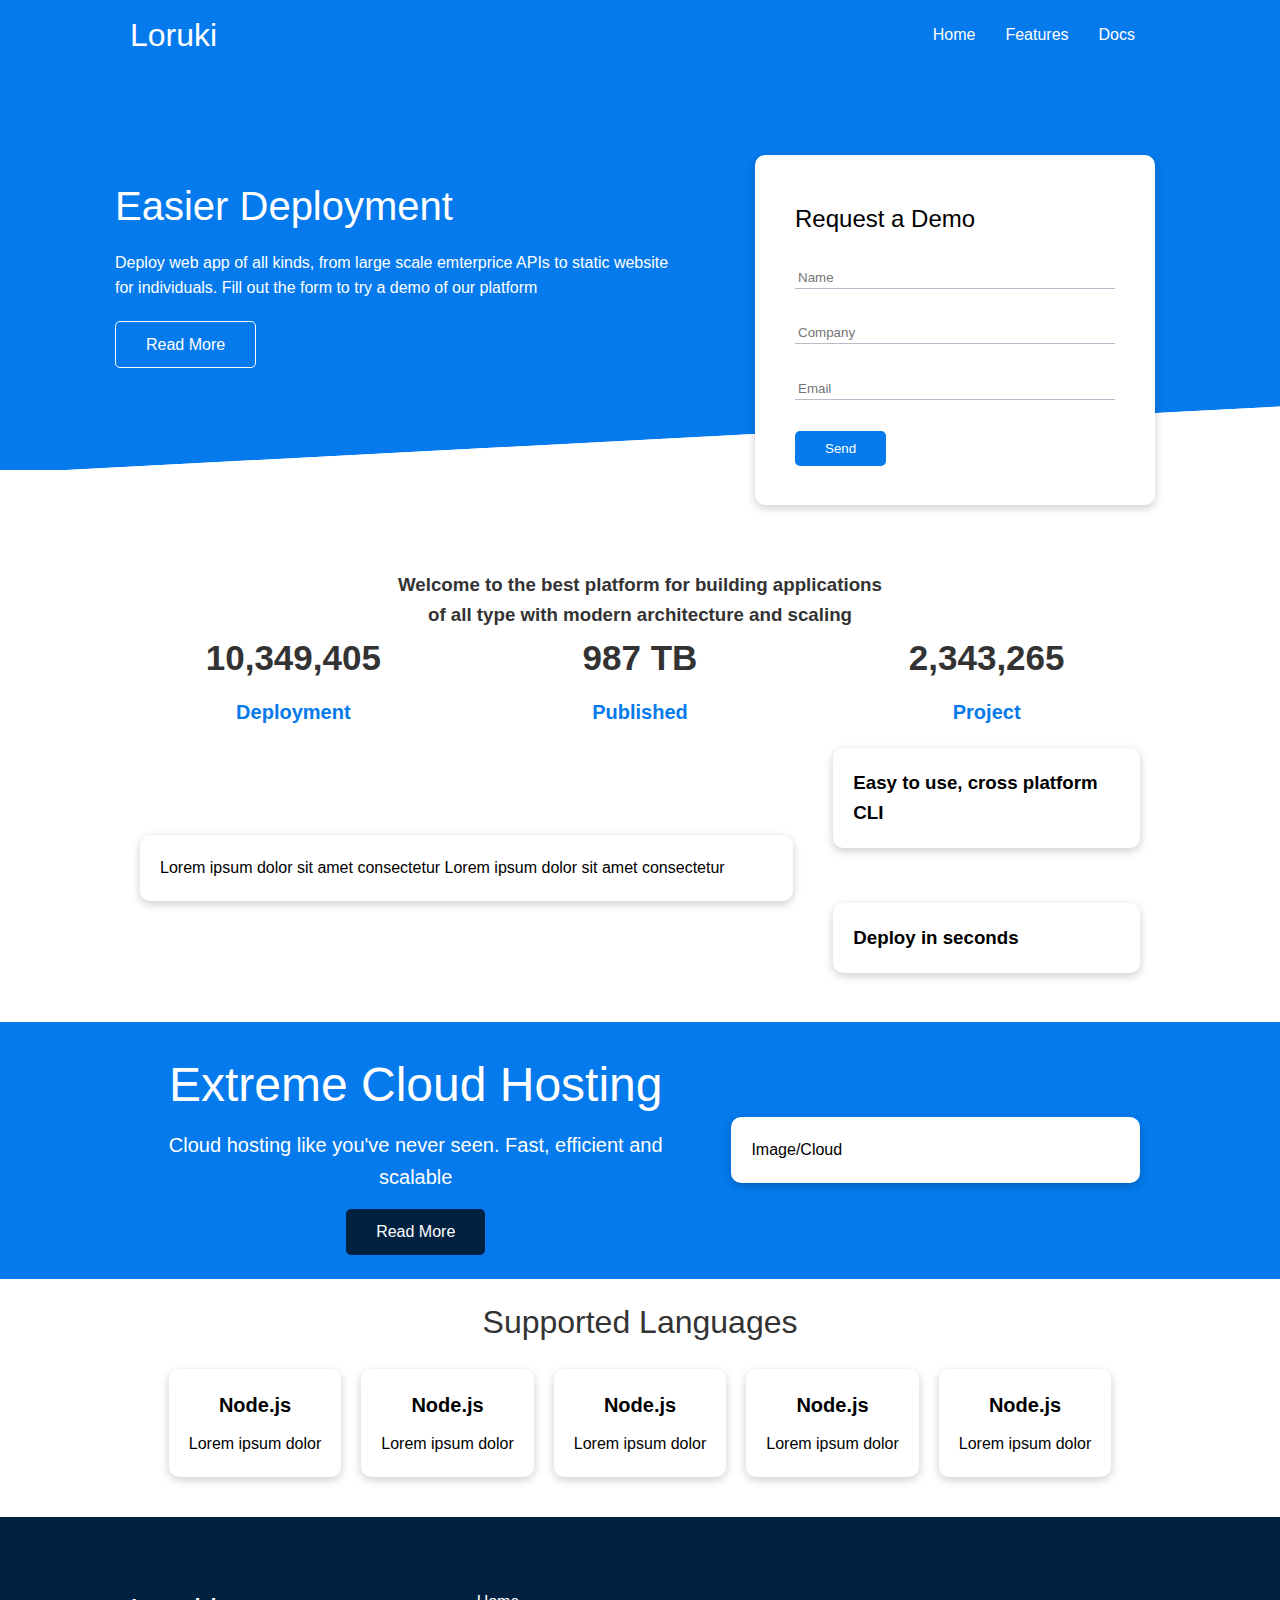
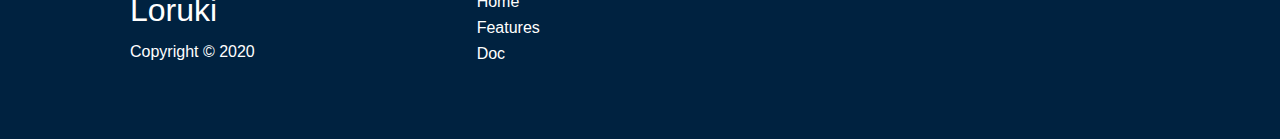
<file: index.html>
<!DOCTYPE html>
<html lang="en">
<head>
    <meta charset="UTF-8">
    <meta name="viewport" content="width=device-width, initial-scale=1.0">
    <title>Luroki</title>
    <link rel="stylesheet" href="https://use.fontawesome.com/releases/v5.14.0/css/all.css" integrity="sha384-HzLeBuhoNPvSl5KYnjx0BT+WB0QEEqLprO+NBkkk5gbc67FTaL7XIGa2w1L0Xbgc" crossorigin="anonymous">
    <link rel="stylesheet" href="css/utilities.css">
    <link rel="stylesheet" href="css/style.css">
</head>
<body>
    <header>
        <div class="navbar">
            <div class="container flex">
                <h1 class="logo">Loruki</h1>
                <nav>
                    <ul>
                        <li><a href="index.html">Home</a></li>
                        <li><a href="features.html">Features</a></li>
                        <li><a href="docs.html">Docs</a></li>
                    </ul>
                </nav>
            </div>
        </div>
    </header>

    <!-- Showcase -->
    <section class="showcase">
        <div class="container grid">
            <div class="showcase-text">
                <h1>Easier Deployment</h1>
                <p>Deploy web app of all kinds, from large scale emterprice APIs to static
                    website for individuals. Fill out the form to try a demo of our platform
                </p>
                <a href="features.html" class="btn btn-outline">Read More</a>
            </div>
            <div class="showcase-form card">
                <h2>Request a Demo</h2>
                <form>
                    <div class="form-control">
                        <input type="text" name="name" placeholder="Name" required>
                    </div>
                    <div class="form-control">
                        <input type="text" name="company" placeholder="Company" required>
                    </div>
                    <div class="form-control">
                        <input type="email" name="email" placeholder="Email" required>
                    </div>
                    <input type="submit" value="Send" class="btn btn-primary">
                </form>
            </div>
        </div>
    </section>
    <!-- Stats -->
    <section class="stats">
        <div class="container">
            <h3 class="stats-heading text-center my-1">
                Welcome to the best platform for building applications of all type
                with modern architecture and scaling
            </h3>
            <div class="grid grid-3 text-center my4">
                <div>
                    <i class="fas fas-server fa-3x"></i>
                    <h3>10,349,405</h3>
                    <p class="text-secondary">Deployment</p>
                </div>
                <div>
                    <i class="fas fas-upload fa-3x"></i>
                    <h3>987 TB</h3>
                    <p class="text-secondary">Published</p>
                </div>
                <div>
                    <i class="fas fas-project-diagram fa-3x"></i>
                    <h3>2,343,265</h3>
                    <p class="text-secondary">Project</p>
                </div>
            </div>
        </div>
    </section>
     <!--CLI  -->
    <section class="cli">
        <div class="container grid">
            <div class="card">Lorem ipsum dolor sit amet consectetur Lorem ipsum dolor sit amet consectetur</div>
            <div class="card">
                <h3>Easy to use, cross platform CLI</h3>
            </div>
            <div class="card">
                <h3>Deploy in seconds</h3>
            </div>
        </div>
    </section>
    <!-- Cloud -->
    <section class="cloud bg-primary my-2 py-2">
        <div class="container grid">
            <div class="text-center">
                <h2 class="lg">Extreme Cloud Hosting</h2>
                <p class="lead my-1">Cloud hosting like you've never seen. 
                    Fast, efficient and scalable
                </p>
                <a href="" class="btn btn-dark">Read More</a>
            </div>
            <div class="card">Image/Cloud</div>
        </div>
    </section>
    <!-- languages -->
    <section class="languages">
        <h2 class="md text-center my">
            Supported Languages
        </h2>
        <div class="container flex">
            <div class="card">
                <h4>Node.js</h4>
                <div>Lorem ipsum dolor</div>
            </div>
            <div class="card">
                <h4>Node.js</h4>
                <div>Lorem ipsum dolor</div>
            </div>
            <div class="card">
                <h4>Node.js</h4>
                <div>Lorem ipsum dolor</div>
            </div>
            <div class="card">
                <h4>Node.js</h4>
                <div>Lorem ipsum dolor</div>
            </div>
            <div class="card">
                <h4>Node.js</h4>
                <div>Lorem ipsum dolor</div>
            </div>
           
        </div>
    </section>
    <!-- footer -->
    <footer class="footer bg-dark py-5">
        <div class="container grid grid-3">
            <div>
                <h1>Loruki</h1>
                <p>Copyright &copy; 2020</p>
            </div>
            <nav>
                <ul>
                    <li><a href="index.html">Home</a></li>
                    <li><a href="features.html">Features</a></li>
                    <li><a href="docs.html">Doc</a></li>
                </ul>
            </nav>
            <div class="social">
                <a href="#"><i class="fab fa-twitter fa-2x"></i></a>
                <a href="#"><i class="fab fa-facebook fa-2x"></i></a>
                <a href="#"><i class="fab fa-instagram fa-2x"></i></a>
                <a href="#"><i class="fab fa-github fa-2x"></i></a>
            </div>
        </div>
    </footer>
</body>
</html>
</file>
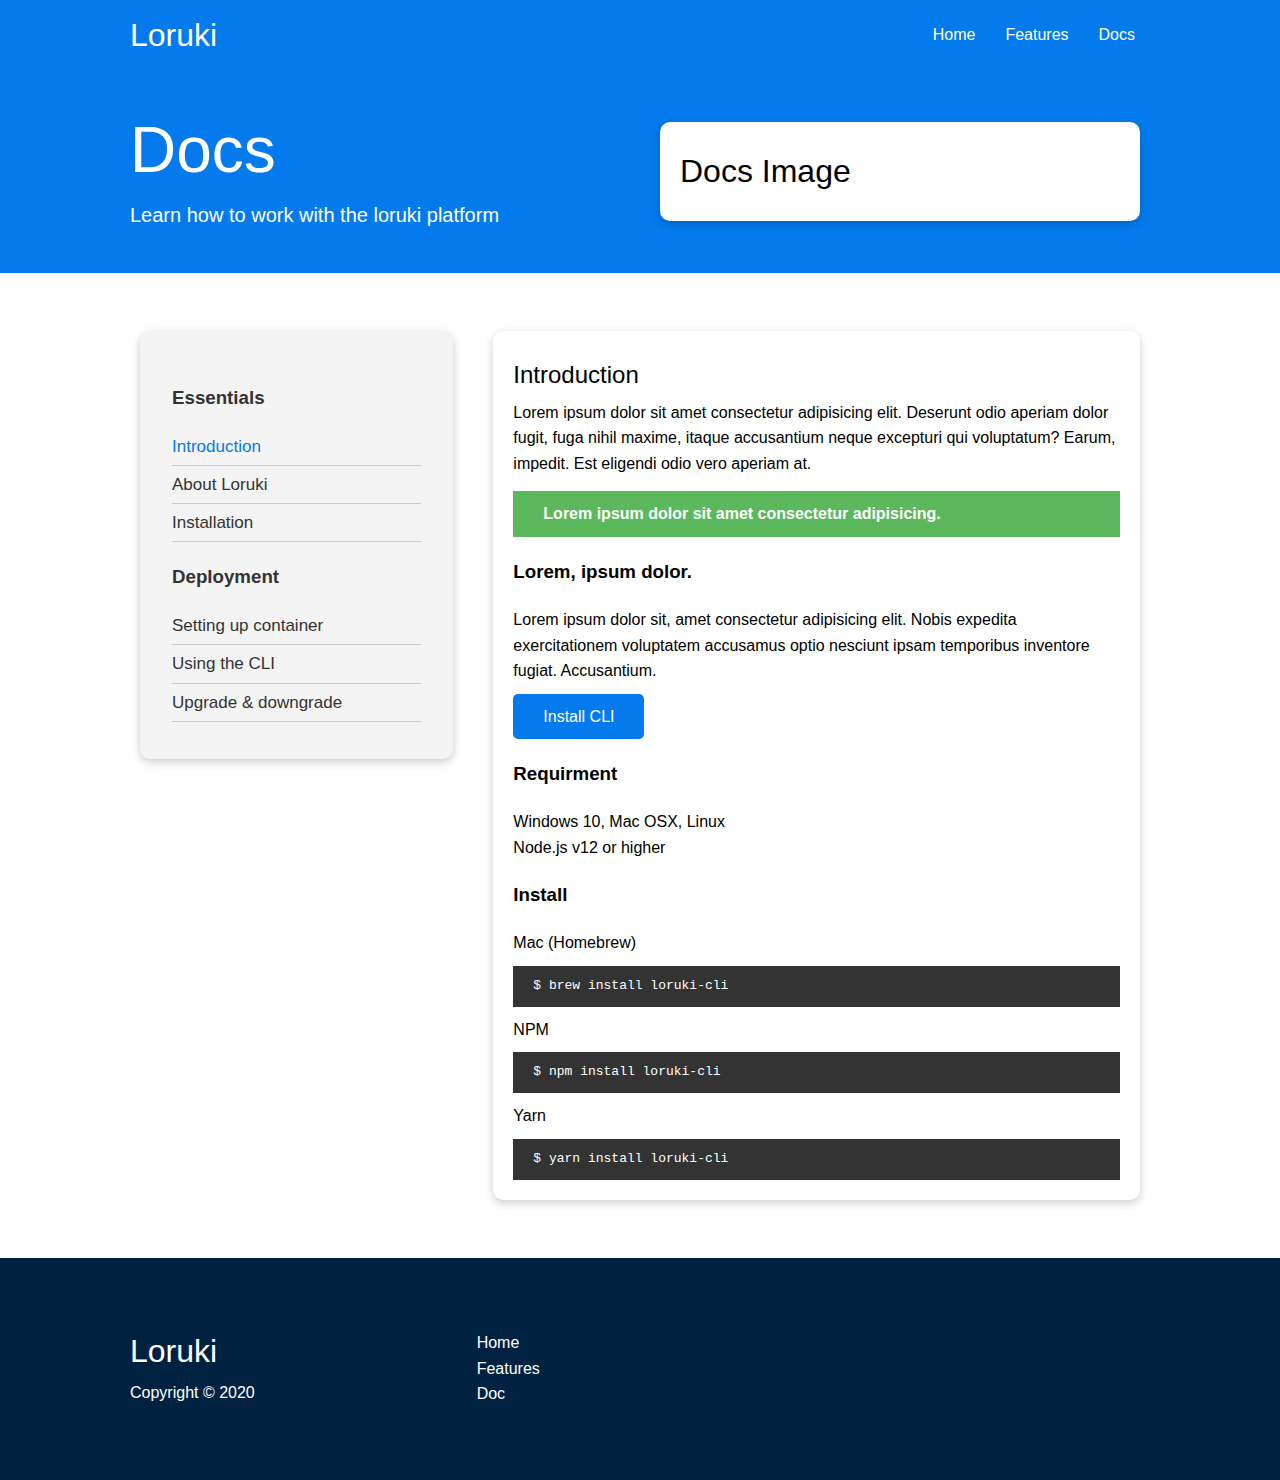
<file: docs.html>
<!DOCTYPE html>
<html lang="en">
<head>
    <meta charset="UTF-8">
    <meta name="viewport" content="width=device-width, initial-scale=1.0">
    <title>Luroki</title>
    <link rel="stylesheet" href="https://use.fontawesome.com/releases/v5.14.0/css/all.css" integrity="sha384-HzLeBuhoNPvSl5KYnjx0BT+WB0QEEqLprO+NBkkk5gbc67FTaL7XIGa2w1L0Xbgc" crossorigin="anonymous">
    <link rel="stylesheet" href="css/utilities.css">
    <link rel="stylesheet" href="css/style.css">
</head>
<body>
    <!-- Navbar -->
    <header>
        <div class="navbar">
            <div class="container flex">
                <h1 class="logo">Loruki</h1>
                <nav>
                    <ul>
                        <li><a href="index.html">Home</a></li>
                        <li><a href="features.html">Features</a></li>
                        <li><a href="docs.html">Docs</a></li>
                    </ul>
                </nav>
            </div>
        </div>
    </header>

    <!-- Head -->
    <section class="docs-head bg-primary py-3">
        <div class="container grid">
            <div>
                <h1 class="xl">Docs</h1>
                <p class="lead">
                    Learn how to work with the loruki platform
                </p>
                
            </div>
            <div class="card"><h1>Docs Image</h1></div>
        </div>
    </section>

    <!-- Docs Main -->
    <section class="docs-main my-4">
        <div class="container grid">
            <div class="card bg-light p-3">
                <h3 class="my-2">Essentials</h3>
                <nav>
                    <ul>
                        <li><a class="text-primary" href="#">Introduction</a></li>
                        <li><a href="#">About Loruki</a></li>
                        <li><a href="#">Installation</a></li>
                    </ul>
                </nav>
                <h3 class="my-2">Deployment</h3>
                <nav>
                    <ul>
                        <li><a href="#">Setting up container</a></li>
                        <li><a href="#">Using the CLI</a></li>
                        <li><a href="#">Upgrade & downgrade</a></li>
                    </ul>
                </nav>
            </div>
            <div class="card">
                <h2>Introduction</h2>
                <p>Lorem ipsum dolor sit amet consectetur adipisicing elit. 
                    Deserunt odio aperiam dolor fugit, fuga nihil maxime, itaque 
                    accusantium neque excepturi qui voluptatum? Earum, impedit. 
                    Est eligendi odio vero aperiam at.
                </p>
                <div class="alert alert-success">
                    <i class="fa fa-info"></i> Lorem ipsum dolor sit amet consectetur adipisicing.
                </div>
                <h3>Lorem, ipsum dolor.</h3>
                <p>Lorem ipsum dolor sit, amet consectetur adipisicing elit. Nobis 
                    expedita exercitationem voluptatem accusamus optio nesciunt ipsam 
                    temporibus inventore fugiat. Accusantium.</p>
                    <a href="#" class="btn btn-primary">Install CLI</a>

                    <h3>Requirment</h3>
                    <ul>
                        <li>Windows 10, Mac OSX, Linux</li>
                        <li>Node.js v12 or higher</li>
                    </ul>
                    <h3>Install</h3>
                    <p>Mac (Homebrew)</p>
                    <pre><code>$ brew install loruki-cli</code></pre>
                    <p>NPM</p>
                    <pre><code>$ npm install loruki-cli</code></pre>
                    <p>Yarn</p>
                    <pre><code>$ yarn install loruki-cli</code></pre>
            </div>
        </div>
    </section>
   

    <!-- footer -->
    <footer class="footer bg-dark py-5">
        <div class="container grid grid-3">
            <div>
                <h1>Loruki</h1>
                <p>Copyright &copy; 2020</p>
            </div>
            <nav>
                <ul>
                    <li><a href="index.html">Home</a></li>
                    <li><a href="features.html">Features</a></li>
                    <li><a href="docs.html">Doc</a></li>
                </ul>
            </nav>
            <div class="social">
                <a href="#"><i class="fab fa-twitter fa-2x"></i></a>
                <a href="#"><i class="fab fa-facebook fa-2x"></i></a>
                <a href="#"><i class="fab fa-instagram fa-2x"></i></a>
                <a href="#"><i class="fab fa-github fa-2x"></i></a>
            </div>
        </div>
    </footer>
</body>
</html>
</file>
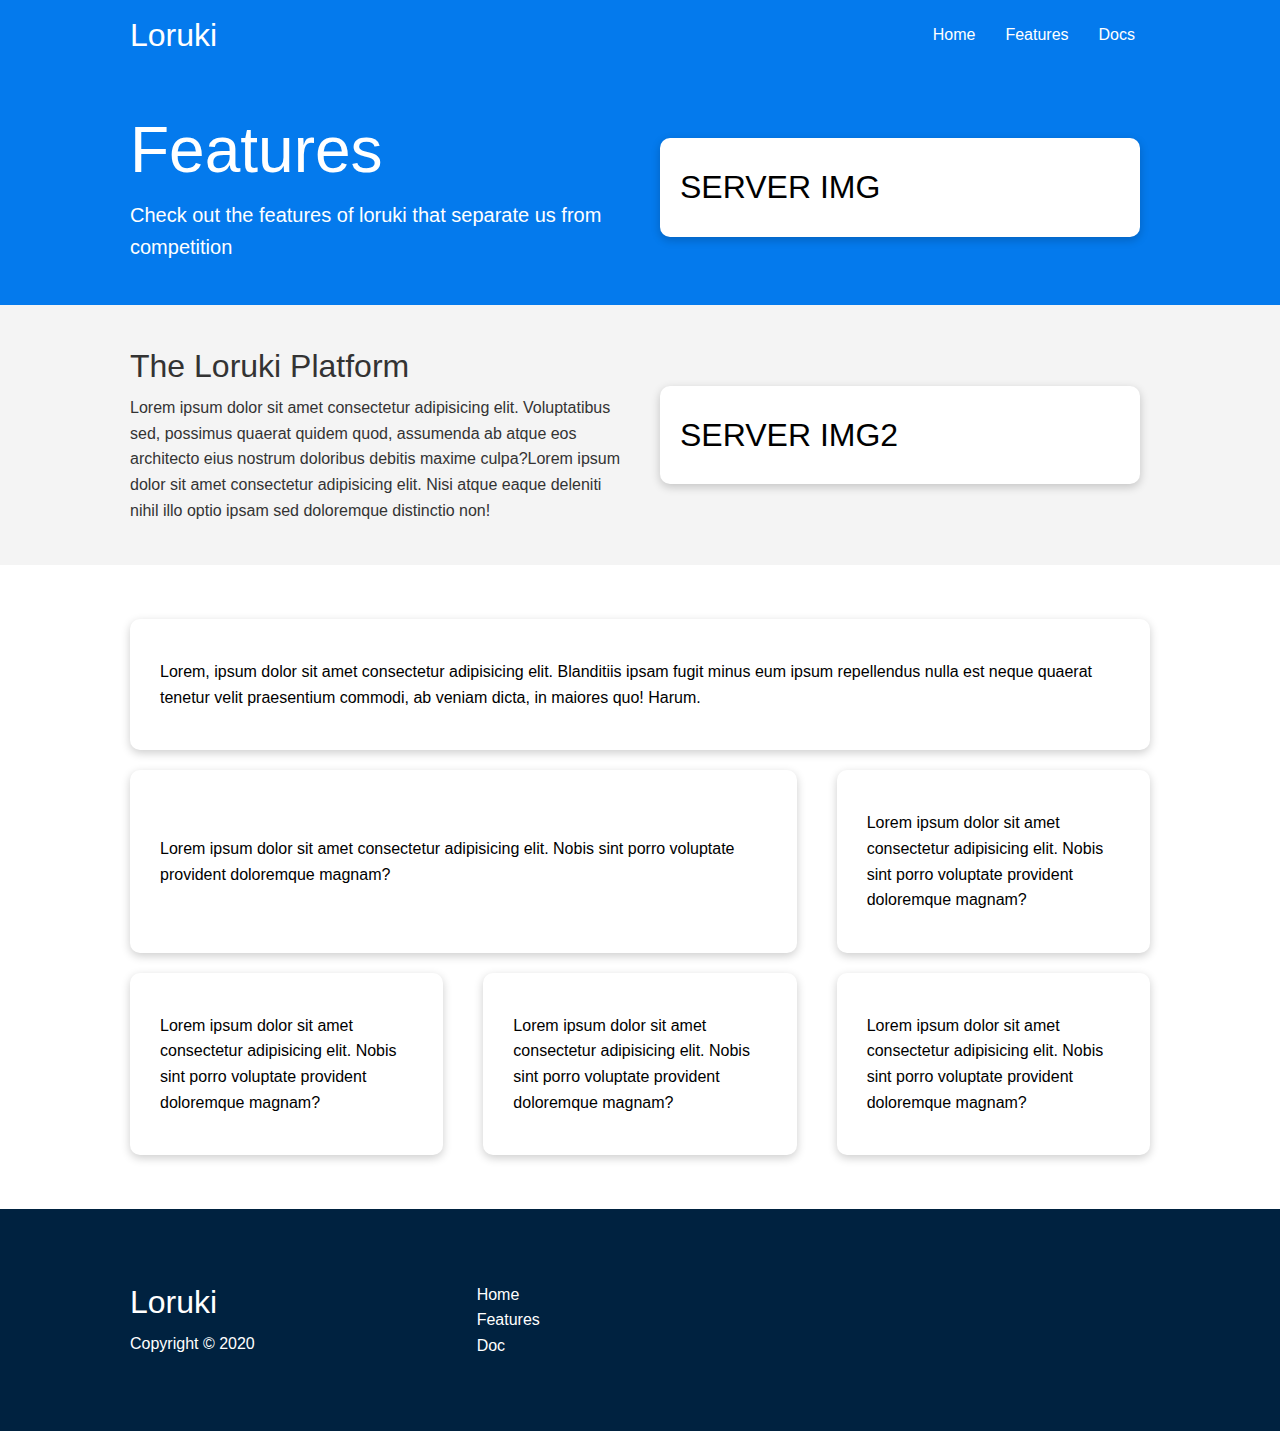
<file: features.html>
<!DOCTYPE html>
<html lang="en">
<head>
    <meta charset="UTF-8">
    <meta name="viewport" content="width=device-width, initial-scale=1.0">
    <title>Luroki</title>
    <link rel="stylesheet" href="https://use.fontawesome.com/releases/v5.14.0/css/all.css" integrity="sha384-HzLeBuhoNPvSl5KYnjx0BT+WB0QEEqLprO+NBkkk5gbc67FTaL7XIGa2w1L0Xbgc" crossorigin="anonymous">
    <link rel="stylesheet" href="css/utilities.css">
    <link rel="stylesheet" href="css/style.css">
</head>
<body>
    <!-- Navbar -->
    <header>
        <div class="navbar">
            <div class="container flex">
                <h1 class="logo">Loruki</h1>
                <nav>
                    <ul>
                        <li><a href="index.html">Home</a></li>
                        <li><a href="features.html">Features</a></li>
                        <li><a href="docs.html">Docs</a></li>
                    </ul>
                </nav>
            </div>
        </div>
    </header>

    <!-- Head -->
    <section class="features-head bg-primary py-3">
        <div class="container grid">
            <div>
                <h1 class="xl">Features</h1>
                <p class="lead">
                    Check out the features of loruki that separate us from competition
                </p>
                
            </div>
            <div class="card"><h1>SERVER IMG</h1></div>
        </div>
    </section>

    <!-- Sub-Head -->
    <section class="features-sub-head bg-light py-3">
        <div class="container grid">
            <div>
                <h1 class="md">The Loruki Platform</h1>
                <p>
                    Lorem ipsum dolor sit amet consectetur adipisicing elit. 
                    Voluptatibus sed, possimus quaerat quidem quod, assumenda 
                    ab atque eos architecto eius nostrum doloribus debitis maxime 
                    culpa?Lorem ipsum dolor sit amet consectetur adipisicing elit. 
                    Nisi atque eaque deleniti nihil illo optio ipsam sed doloremque 
                    distinctio non!
                </p>
                
            </div>
            <div class="card"><h1>SERVER IMG2</h1></div>
        </div>
    </section>
    <!-- feature-main -->
    <section class="features-main my-2">
        <div class="container grid grid-3">
            <div class="card flex">
                <i class="fas fa-server fa-3x"></i>
                <p>Lorem, ipsum dolor sit amet consectetur adipisicing 
                    elit. Blanditiis ipsam fugit minus eum ipsum repellendus 
                    nulla est neque quaerat tenetur velit praesentium commodi, 
                    ab veniam dicta, in maiores quo! Harum.</p>
            </div>
            <div class="card flex">
                <i class="fas fa-server fa-3x"></i>
                <p>Lorem ipsum dolor sit amet consectetur adipisicing elit. 
                    Nobis sint porro voluptate provident doloremque magnam?</p>
            </div>
            <div class="card flex">
                <i class="fas fa-server fa-3x"></i>
                <p>Lorem ipsum dolor sit amet consectetur adipisicing elit. 
                    Nobis sint porro voluptate provident doloremque magnam?</p>
            </div>
            <div class="card flex">
                <i class="fas fa-server fa-3x"></i>
                <p>Lorem ipsum dolor sit amet consectetur adipisicing elit. 
                    Nobis sint porro voluptate provident doloremque magnam?</p>
            </div>
            <div class="card flex">
                <i class="fas fa-server fa-3x"></i>
                <p>Lorem ipsum dolor sit amet consectetur adipisicing elit. 
                    Nobis sint porro voluptate provident doloremque magnam?</p>
            </div>
            <div class="card flex">
                <i class="fas fa-server fa-3x"></i>
                <p>Lorem ipsum dolor sit amet consectetur adipisicing elit. 
                    Nobis sint porro voluptate provident doloremque magnam?</p>
            </div>
        </div>
    </section>

    <!-- footer -->
    <footer class="footer bg-dark py-5">
        <div class="container grid grid-3">
            <div>
                <h1>Loruki</h1>
                <p>Copyright &copy; 2020</p>
            </div>
            <nav>
                <ul>
                    <li><a href="index.html">Home</a></li>
                    <li><a href="features.html">Features</a></li>
                    <li><a href="docs.html">Doc</a></li>
                </ul>
            </nav>
            <div class="social">
                <a href="#"><i class="fab fa-twitter fa-2x"></i></a>
                <a href="#"><i class="fab fa-facebook fa-2x"></i></a>
                <a href="#"><i class="fab fa-instagram fa-2x"></i></a>
                <a href="#"><i class="fab fa-github fa-2x"></i></a>
            </div>
        </div>
    </footer>
</body>
</html>
</file>
<file: css/utilities.css>
/* Utilities */
.container {
    max-width: 1100px;
    margin: 0 auto;
    overflow: auto;
    padding: 0 40px;
}
.card {
    background-color: #fff;
    border-radius: 10px;
    box-shadow: 0 3px 10px rgba(0, 0, 0, 0.2);
    padding: 20px;
    margin: 10px;
    color: #000;
}
.flex {
    display: flex;
    justify-content: center;
    align-items: center;
    height: 100%;
}
.grid {
    display: grid;
    grid-template-columns: repeat(2, 1fr);
    gap: 20px;
    justify-content: center;
    align-items: center;
    height: 100%;
}
.grid-3 {
    grid-template-columns: repeat(3, 1fr);
}
.btn {
    display: inline-block;
    padding: 10px 30px;
    cursor: pointer;
    background-color: #047aed;
    border: none;
    color: #fff;
    border-radius: 5px;
}
.btn:hover {
    transform: scale(0.98);
}
.btn-outline {
    background-color: transparent;
    border: 1px #fff solid;
}
.bg-primary, .btn-primary {
    background-color: #047aed;
    color: #fff;
}
.bg-secondary, .btn-secondary {
    background-color: #1c3fa8;
    color: #fff;
}
.bg-dark, .btn-dark {
    background-color: #002240;
    color: #fff;
}
.bg-light, .btn-light {
    background-color: #f4f4f4;
    color: #333;
}
.bg-primary a, 
.btn-primary a,
.bg-secondary a, 
.btn-secondary a,
.bg-dark a, .btn-dark a,
.bg-light a, .btn-light a {
    color: #fff;
}
/* text sizes */
.text-center {
    text-align: center;
}
.text-primary  {
    color: #047aed !important;
}
/* alert */
.alert {
    background-color: #f4f4f4;
    padding: 10px 20px;
    font-weight: bold;
    margin: 15px 0;
}
.alert i {
    margin-right: 10px;
}
.alert-success {
    background-color: #5cb85c;
    color: #fff;
}
.alert-error {
    background-color: #d9534f;
    color: #fff;
}
.lead {
    font-size: 20px;
}
.sm {
    font-size: 1rem;
}
.md {
    font-size: 2rem;
}
.lg {
    font-size: 3rem;
}
.xl {
    font-size: 4rem;
}
/* margin */
.my-1 {
    margin: 1rem 0;
}
.my-2 {
    margin: 1.5rem 0;
}
.my-3 {
    margin: 2rem 0;
}
.my-4 {
    margin: 3rem 0;
}
.my-5 {
    margin: 4rem 0;
}
.m-1 {
    margin: 1rem;
}
.m-2 {
    margin: 1.5rem;
}
.m-3 {
    margin: 2rem;
}
.m-4 {
    margin: 3rem;
}
.m-5 {
    margin: 4rem;
}
/* padding */
.py-1 {
    padding: 1rem 0;
}
.py-2 {
    padding: 1.5rem 0;
}
.py-3 {
    padding: 2rem 0;
}
.py-4 {
    padding: 3rem 0;
}
.py-5 {
    padding: 4rem 0;
}
.p-1 {
    padding: 1rem;
}
.p-2 {
    padding: 1.5rem;
}
.p-3 {
    padding: 2rem;
}
.p-4 {
    padding: 3rem;
}
.p-5 {
    padding: 4rem;
}
</file>
<file: css/style.css>
* {
    box-sizing: border-box;
    margin: 0%;
    padding: 0%;
}

body {
    font-family: sans-serif;
    color: #333;
    line-height: 1.6;
}
ul {
    list-style-type: none;
}
a{
    text-decoration: none;
    color: #333;
}
h1, h2 {
    font-weight: 300;
    line-height: 1.2;
    margin: 10px 0;
}
p {
    margin: 10px 0;
}
img {
    width: 100%;
}
/* NavBar */
.navbar {
    background-color: #047aed;
    color: #fff;
    height: 70px;
}

.navbar ul {
    display: flex;
}
.navbar a {
    color: #fff;
    padding: 10px;
    margin: 0 5px;
}

.navbar a:hover {
    border-bottom: 2px #fff solid;
}
.navbar .flex {
    justify-content: space-between;
}

/* Showcase */
.showcase {
    height: 400px;
    background-color: #047aed;
    color: #fff;
    position: relative;
}
.showcase h1 {
    font-size: 40px;
}
.showcase .grid {
    overflow: visible;
    grid-template-columns: 55% 45%;
    gap: 30px;
}
.showcase p {
    margin: 20px 0;
}
.showcase-text {
    animation: slideInFromLeft 1s ease-in;
}
.showcase-form {
    position: relative;
    top: 60px;
    height: 350px;
    width: 400px;
    padding: 40px;
    z-index: 100;
    justify-self: flex-end;
    animation: slideInFromRight 1s ease-in;
}
.showcase-form .form-control {
    margin: 30px 0;
}
.showcase-form input[type='text'],
.showcase-form input[type='email'] {
    border: 0;
    border-bottom: 1px solid #b4becb;
    width: 100%;
    padding: 3px;
}
.showcase-form input:focus {
    outline: none;
}
.showcase::before, 
.showcase::after {
    content: '';
    position:absolute;
    height: 100px;
    bottom: -70px;
    right: 0;
    left: 0;
    background-color: #fff;
    transform: skewY(-3deg);
}
/* Stats */
.stats {
    padding-top: 100px;
    animation: slideInFromBottom 1s ease-in;
}
.stats-heading {
    max-width: 500px;
    margin: auto;
}
.stats .grid h3 {
    font-size: 35px;
}
.stats .grid p {
    font-size: 20px;
    font-weight: bold;
    color: #047aed;
}
/* Cli */
.cli .grid {
    grid-template-columns: repeat(3, 1fr);
    grid-template-rows: repeat(2, 1fr);
}
.cli .grid > *:first-child {
    grid-column: 1 / span 2;
    grid-row: 1 / span 2;
}

/* Cloud */
.cloud .grid {
    grid-template-columns: 4fr 3fr;
}
/* languages */
.languages .flex {
    flex-wrap: wrap;
}
.languages .card {
    text-align: center;
    margin: 18px 10px 40px;
    transition: transform 0.2s ease-in;
}
.languages .card h4 {
    margin-bottom: 10px;
    font-size: 20px;
}
.languages .card:hover {
    transform: translateY(-15px);
}
/* Features */
.features {
     /* style to float img */
     /* justify-self: flex-end; */
}
.features-main .card > i {
    margin-right: 10px;
}
.features-main .grid {
    padding: 30px;
}
.features-main .grid > *:first-child {
    grid-column: 1 / span 3;
}
.features-main .grid > *:nth-child(2) {
    grid-column: 1 / span 2;
} 

/* Docs */
.docs-main h3 {
    margin: 20px 0;
}
.docs-main .grid {
    grid-template-columns: 1fr 2fr;
    align-items: flex-start;
}
.docs-main nav li {
    font-size: 17px;
    padding-bottom: 5px;
    margin-bottom: 5px;
    border-bottom: 1px solid #ccc;
}
.docs-main a:hover {
    font-weight: bold;
}
code, pre {
    background-color: #333;
    color: #fff;
    padding: 10px;
}
.docs-main nav li a {
    color: #333;
}
/* footer */
.footer .social a {
    margin: 0 10px;
}
/* Animations */
@keyframes slideInFromLeft {
    0% {
        transform: translateX(-100%);
    }
    100% {
        transform: translateX(0);
    }
}
@keyframes slideInFromRight {
    0% {
        transform: translateX(100%);
    }
    100% {
        transform: translateX(0);
    }
}
@keyframes slideInFromTop {
    0% {
        transform: translateY(-100%);
    }
    100% {
        transform: translateX(0);
    }
}
@keyframes slideInFromBottom {
    0% {
        transform: translateY(100%);
    }
    100% {
        transform: translateX(0);
    }
}



/* Tablet */
@media(max-width: 768px) {
    .grid, .showcase .grid,
    .stats .grid, .cli .grid,
    .cloud .grid, 
    .features-main .grid, 
    .docs-main .grid {
        grid-template-columns: 1fr;
        grid-template-rows: 1fr;
    }
    .showcase {
        height: auto;
    }
    .showcase-text {
        text-align: center;
        margin-top: 40px;
    }
    .showcase-form {
        justify-self: center;
        margin: auto;
    }
    .cli .grid > *:first-child {
        grid-column: 1;
        grid-row: 1;
    }
    .features-head, .features-sub-head,
    .docs-head {
        text-align: center;
    }
    .features-main .grid >*:first-child,
    .features-main .grid >*:nth-child(2) {
        grid-column: 1;
    }
}



/* Mobile  */
@media(max-width: 500px) {
    .navbar {
        height: 110px;
    }
    .navbar .flex {
        flex-direction: column;
    }
    .navbar ul {
        padding: 10px;
        background-color: rgba(0, 0, 0, 0.1);
        border-radius: 3px;
    }
}
</file>
